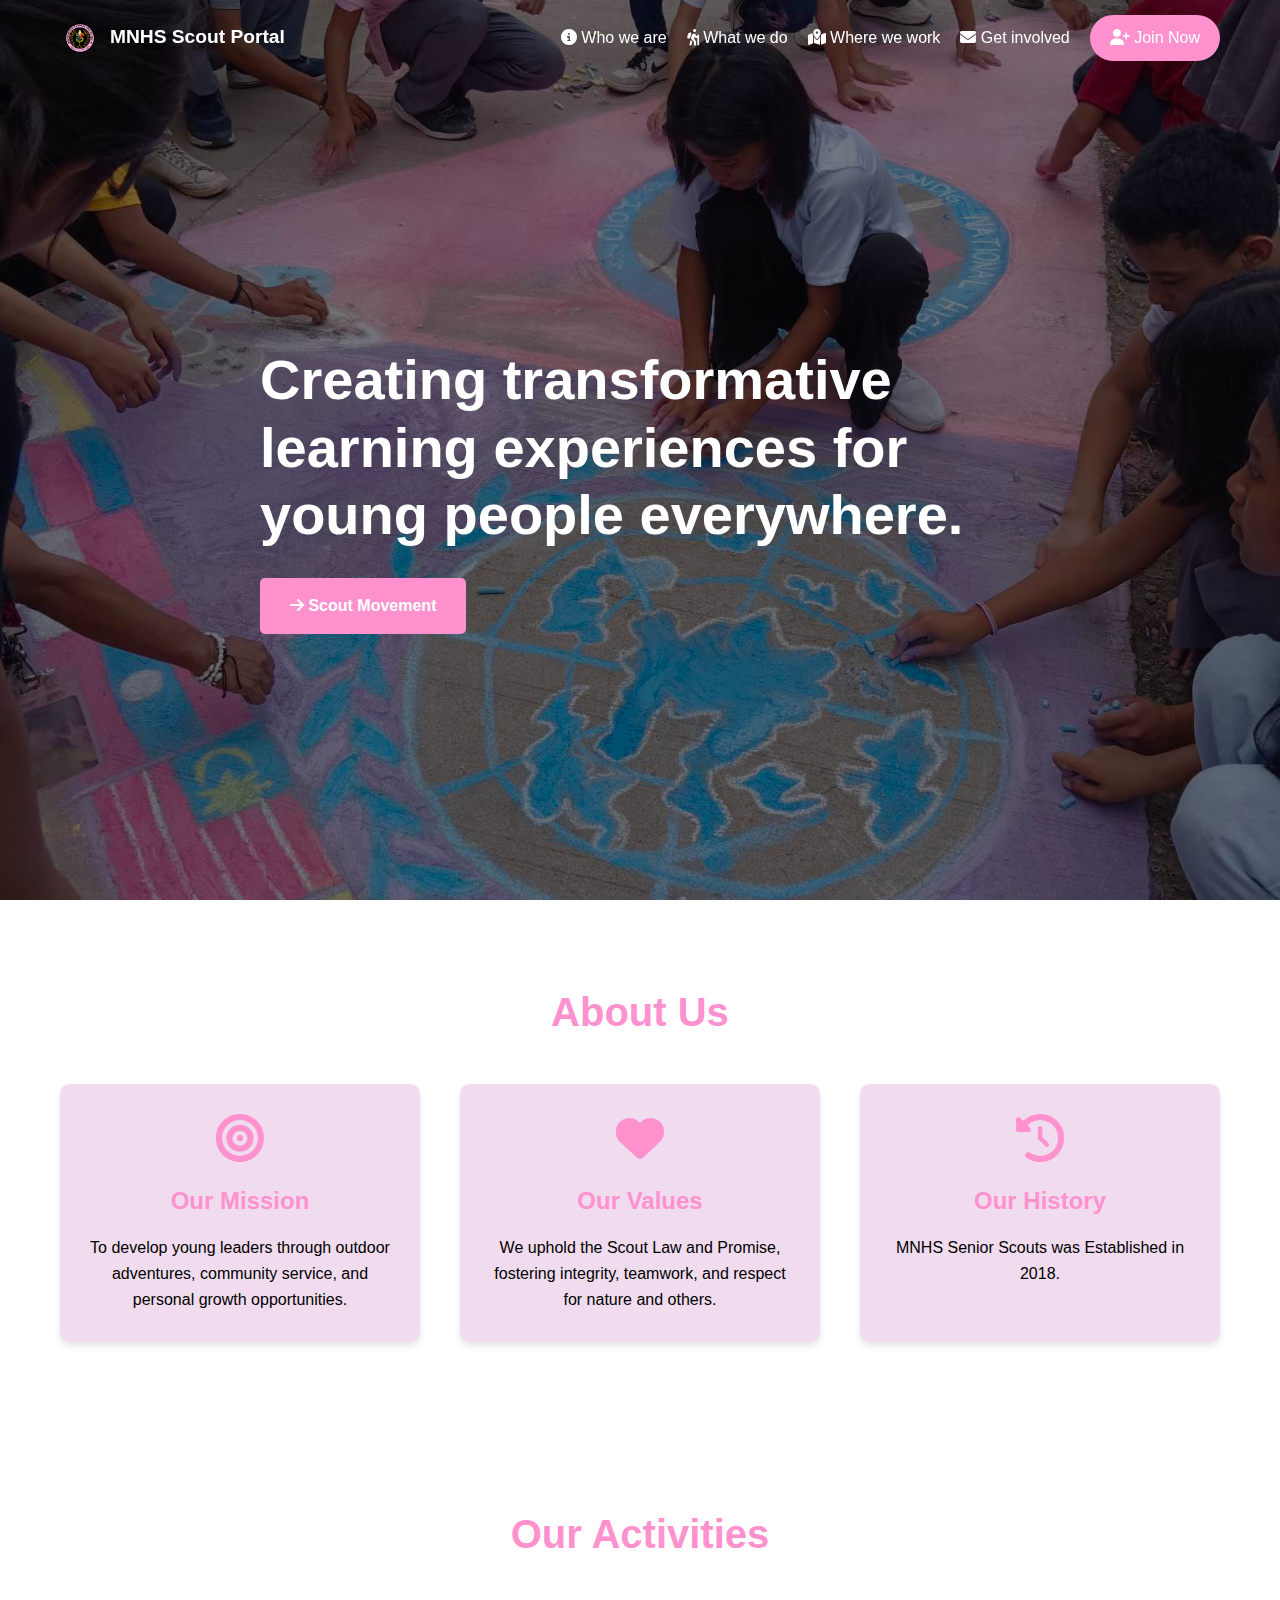
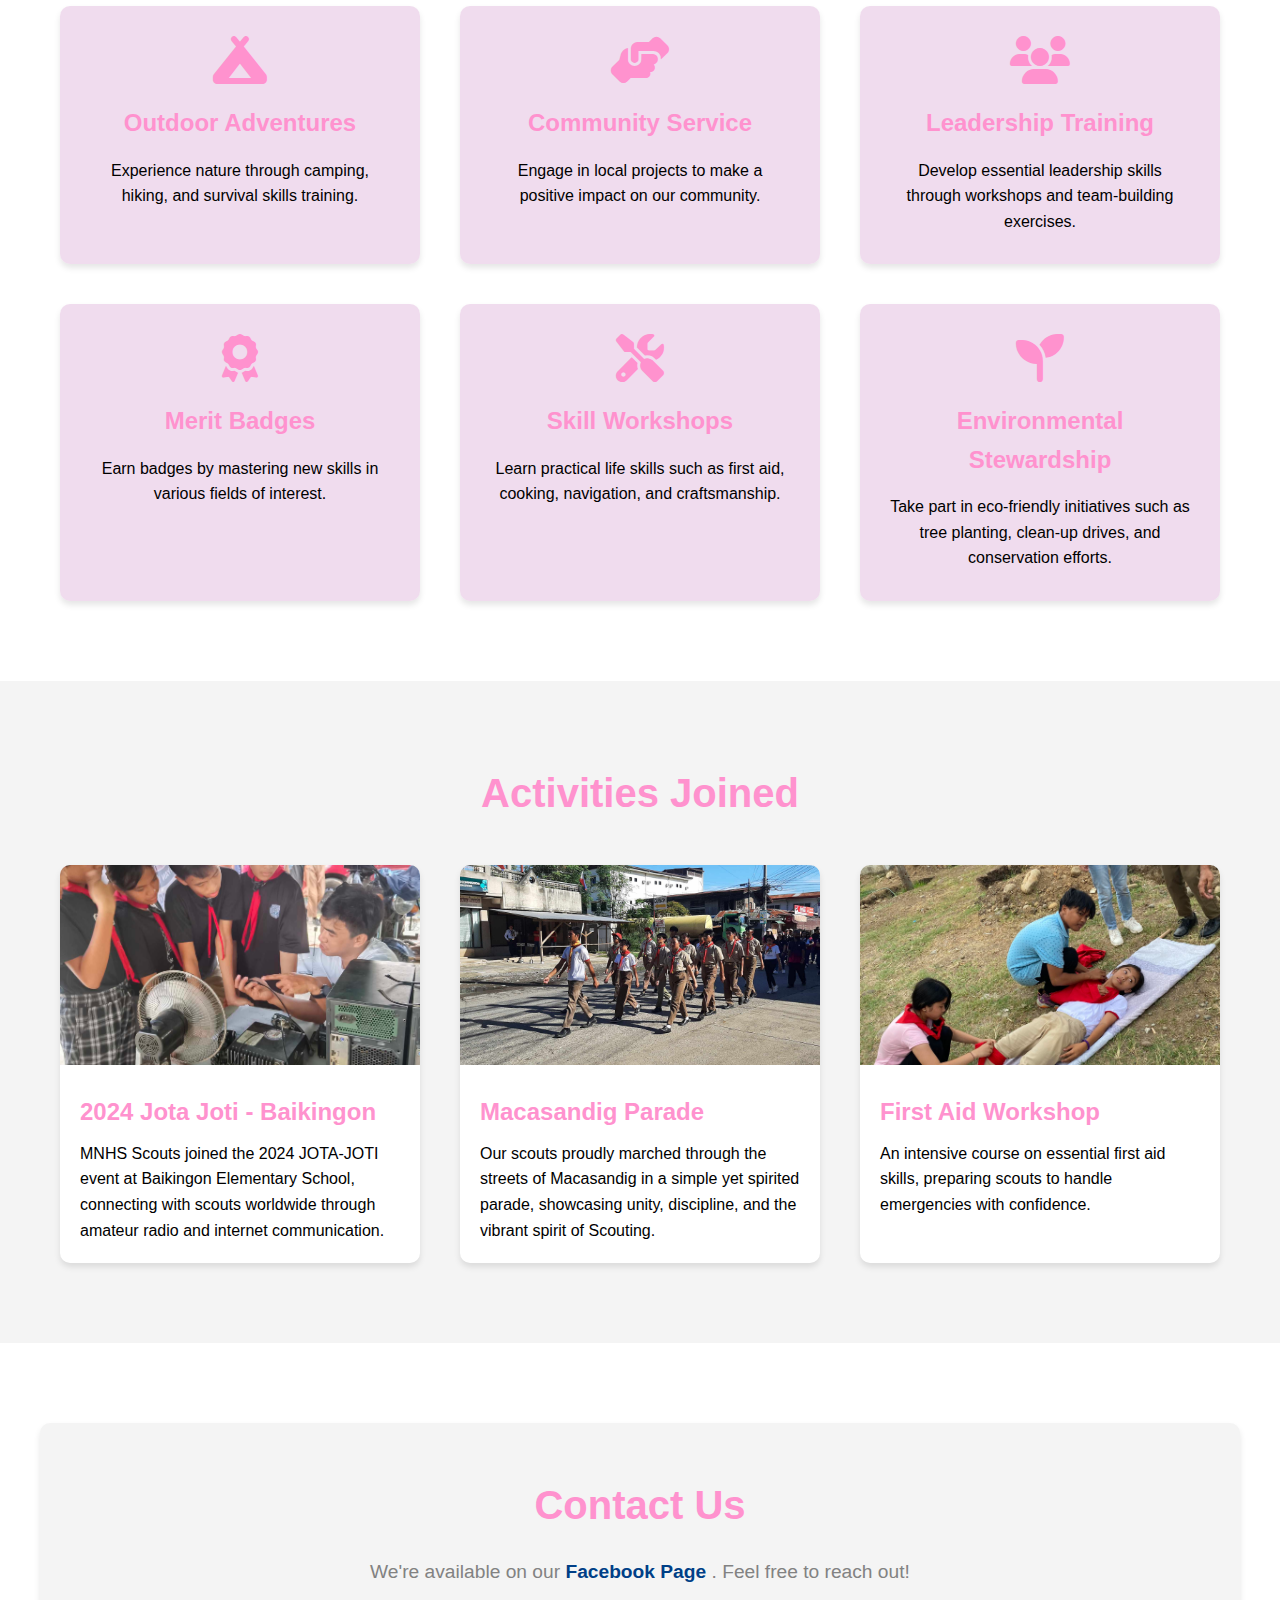
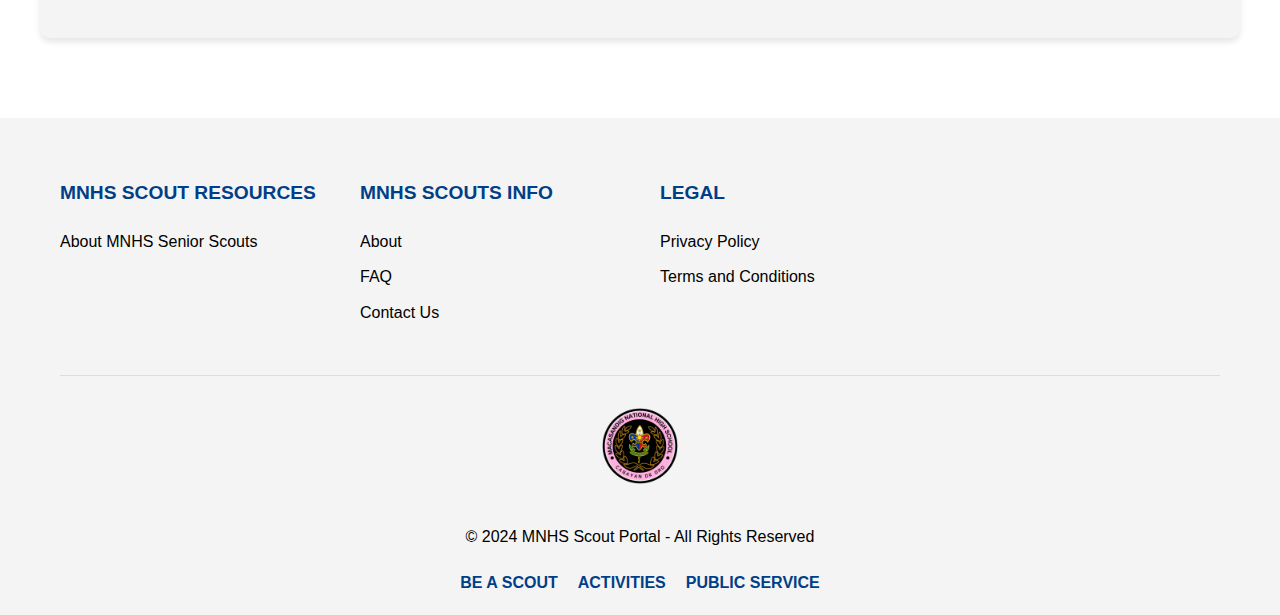
<file: index.html>
<!DOCTYPE html>
<html lang="en">
<head>
    <meta charset="UTF-8">
    <meta name="viewport" content="width=device-width, initial-scale=1.0">
    <title>MNHS Scout Portal</title>
    <link rel="stylesheet" href="https://cdnjs.cloudflare.com/ajax/libs/font-awesome/6.4.0/css/all.min.css">
    <link rel="stylesheet" href="https://cdn.jsdelivr.net/npm/swiper@9/swiper-bundle.min.css" />
    <link rel="stylesheet" href="/css/hero-page.css">
    <link rel="stylesheet" href="/css/main-styles.css">
</head>
<body>
    <header>
        <nav class="container">
            <div class="logo-container">
                <img src="/assets/imgs/mnhs-logo.png" alt="MNHS Scout Logo" class="logo-image">
                <a href="#" class="logo">MNHS Scout Portal</a>
            </div>
            <div class="nav-links">
                <a href="#about"><i class="fas fa-info-circle"></i> Who we are</a>
                <a href="#activities"><i class="fas fa-hiking"></i> What we do</a>
                <a href="#activities-joined"><i class="fas fa-map-marked-alt"></i> Where we work</a>
                <a href="#contact"><i class="fas fa-envelope"></i> Get involved</a>
                <a href="https://www.facebook.com/profile.php?id=61557115374649" class="donate-btn"><i class="fas fa-user-plus"></i> Join Now</a>
            </div>
            <button class="mobile-menu-btn">
                <span></span>
                <span></span>
                <span></span>
            </button>
        </nav>
    </header>

    <section class="hero">
        <div class="hero-content container fade-in-up">
            <h1>Creating transformative learning experiences for young people everywhere.</h1>
            <a href="#about" class="scout-btn"><i class="fas fa-arrow-right"></i> Scout Movement</a>
        </div>
    </section>

    <section id="about">
        <div class="container">
            <h2>About Us</h2>
            <div class="about-content">
                <div class="about-item">
                    <i class="fas fa-bullseye"></i>
                    <h3>Our Mission</h3>
                    <p>To develop young leaders through outdoor adventures, community service, and personal growth opportunities.</p>
                </div>
                <div class="about-item">
                    <i class="fas fa-heart"></i>
                    <h3>Our Values</h3>
                    <p>We uphold the Scout Law and Promise, fostering integrity, teamwork, and respect for nature and others.</p>
                </div>
                <div class="about-item">
                    <i class="fas fa-history"></i>
                    <h3>Our History</h3>
                    <p>MNHS Senior Scouts was Established in 2018.</p>
                </div>
            </div>
        </div>
    </section>

    <section id="activities">
        <div class="container">
            <h2 class="fade-in-up">Our Activities</h2>
            <div class="activities-content">
                <div class="activity-item">
                    <i class="fas fa-campground"></i>
                    <h3>Outdoor Adventures</h3>
                    <p>Experience nature through camping, hiking, and survival skills training.</p>
                </div>
                <div class="activity-item">
                    <i class="fas fa-hands-helping"></i>
                    <h3>Community Service</h3>
                    <p>Engage in local projects to make a positive impact on our community.</p>
                </div>
                <div class="activity-item">
                    <i class="fas fa-users"></i>
                    <h3>Leadership Training</h3>
                    <p>Develop essential leadership skills through workshops and team-building exercises.</p>
                </div>
                <div class="activity-item">
                    <i class="fas fa-award"></i>
                    <h3>Merit Badges</h3>
                    <p>Earn badges by mastering new skills in various fields of interest.</p>
                </div>
                <div class="activity-item">
                    <i class="fas fa-tools"></i>
                    <h3>Skill Workshops</h3>
                    <p>Learn practical life skills such as first aid, cooking, navigation, and craftsmanship.</p>
                </div>
                <div class="activity-item">
                    <i class="fas fa-seedling"></i>
                    <h3>Environmental Stewardship</h3>
                    <p>Take part in eco-friendly initiatives such as tree planting, clean-up drives, and conservation efforts.</p>
                </div>
            </div>
        </div>
    </section>

    <section id="activities-joined" class="activities-joined">
        <div class="container">
            <h2>Activities Joined</h2>
            <div class="activities-joined-content">
                <div class="activity-card">
                    <img src="/assets/jota-joti-2024/jotajoti2024.jpg" alt="Camping Trip">
                    <div class="activity-card-content">
                        <h3>2024 Jota Joti - Baikingon</h3>
                        <p>MNHS Scouts joined the 2024 JOTA-JOTI event at Baikingon Elementary School, connecting with scouts worldwide through amateur radio and internet communication.</p>
                    </div>
                </div>
                <div class="activity-card">
                    <img src="/assets/macasandig-parade/macasandig-parade.jpg" alt="Community Service">
                    <div class="activity-card-content">
                        <h3>Macasandig Parade</h3>
                        <p>Our scouts proudly marched through the streets of Macasandig in a simple yet spirited parade, showcasing unity, discipline, and the vibrant spirit of Scouting.</p>
                    </div>
                </div>
                <div class="activity-card">
                    <img src="/assets/first-aid-training/first-aid-training.jpg" alt="First Aid Training">
                    <div class="activity-card-content">
                        <h3>First Aid Workshop</h3>
                        <p>An intensive course on essential first aid skills, preparing scouts to handle emergencies with confidence.</p>
                    </div>
                </div>
            </div>
        </div>
    </section>

    <section id="contact">
        <div class="container contact-section">
            <h2>Contact Us</h2>
            <p>
                We're available on our 
                <a href="https://www.facebook.com/profile.php?id=61557115374649" target="_blank" rel="noopener noreferrer" class="facebook-link">
                    Facebook Page
                </a>. Feel free to reach out!
            </p>
        </div>
    </section>
    

    <footer>
        <div class="container">
            <div class="footer-content">
                <div class="footer-section">
                    <h3>MNHS SCOUT RESOURCES</h3>
                    <ul>
                        <li><a href="#">About MNHS Senior Scouts</a></li>
                    </ul>
                </div>
                <div class="footer-section">
                    <h3>MNHS SCOUTS INFO</h3>
                    <ul>
                        <li><a href="#">About</a></li>
                        <li><a href="#">FAQ</a></li>
                        <li><a href="https://www.facebook.com/profile.php?id=61557115374649">Contact Us</a></li>
                    </ul>
                </div>
                <div class="footer-section">
                    <h3>LEGAL</h3>
                    <ul>
                        <li><a href="#">Privacy Policy</a></li>
                        <li><a href="#">Terms and Conditions</a></li>
                    </ul>
                </div>
            </div>
            <div class="footer-bottom">
                <img src="/assets/imgs/mnhs-logo.png" alt="MNHS Scout Logo" class="footer-logo">
                <p>© 2024 MNHS Scout Portal - All Rights Reserved</p>
                <div class="footer-links">
                    <a href="https://www.facebook.com/profile.php?id=61557115374649">BE A SCOUT</a>
                    <a href="#">ACTIVITIES</a>
                    <a href="#">PUBLIC SERVICE</a>
                </div>
            </div>
        </div>
    </footer>

    <script src="https://cdn.jsdelivr.net/npm/swiper@9/swiper-bundle.min.js"></script>
    <script src="/js/hero-page.js"></script>
</body>
</html>
</file>
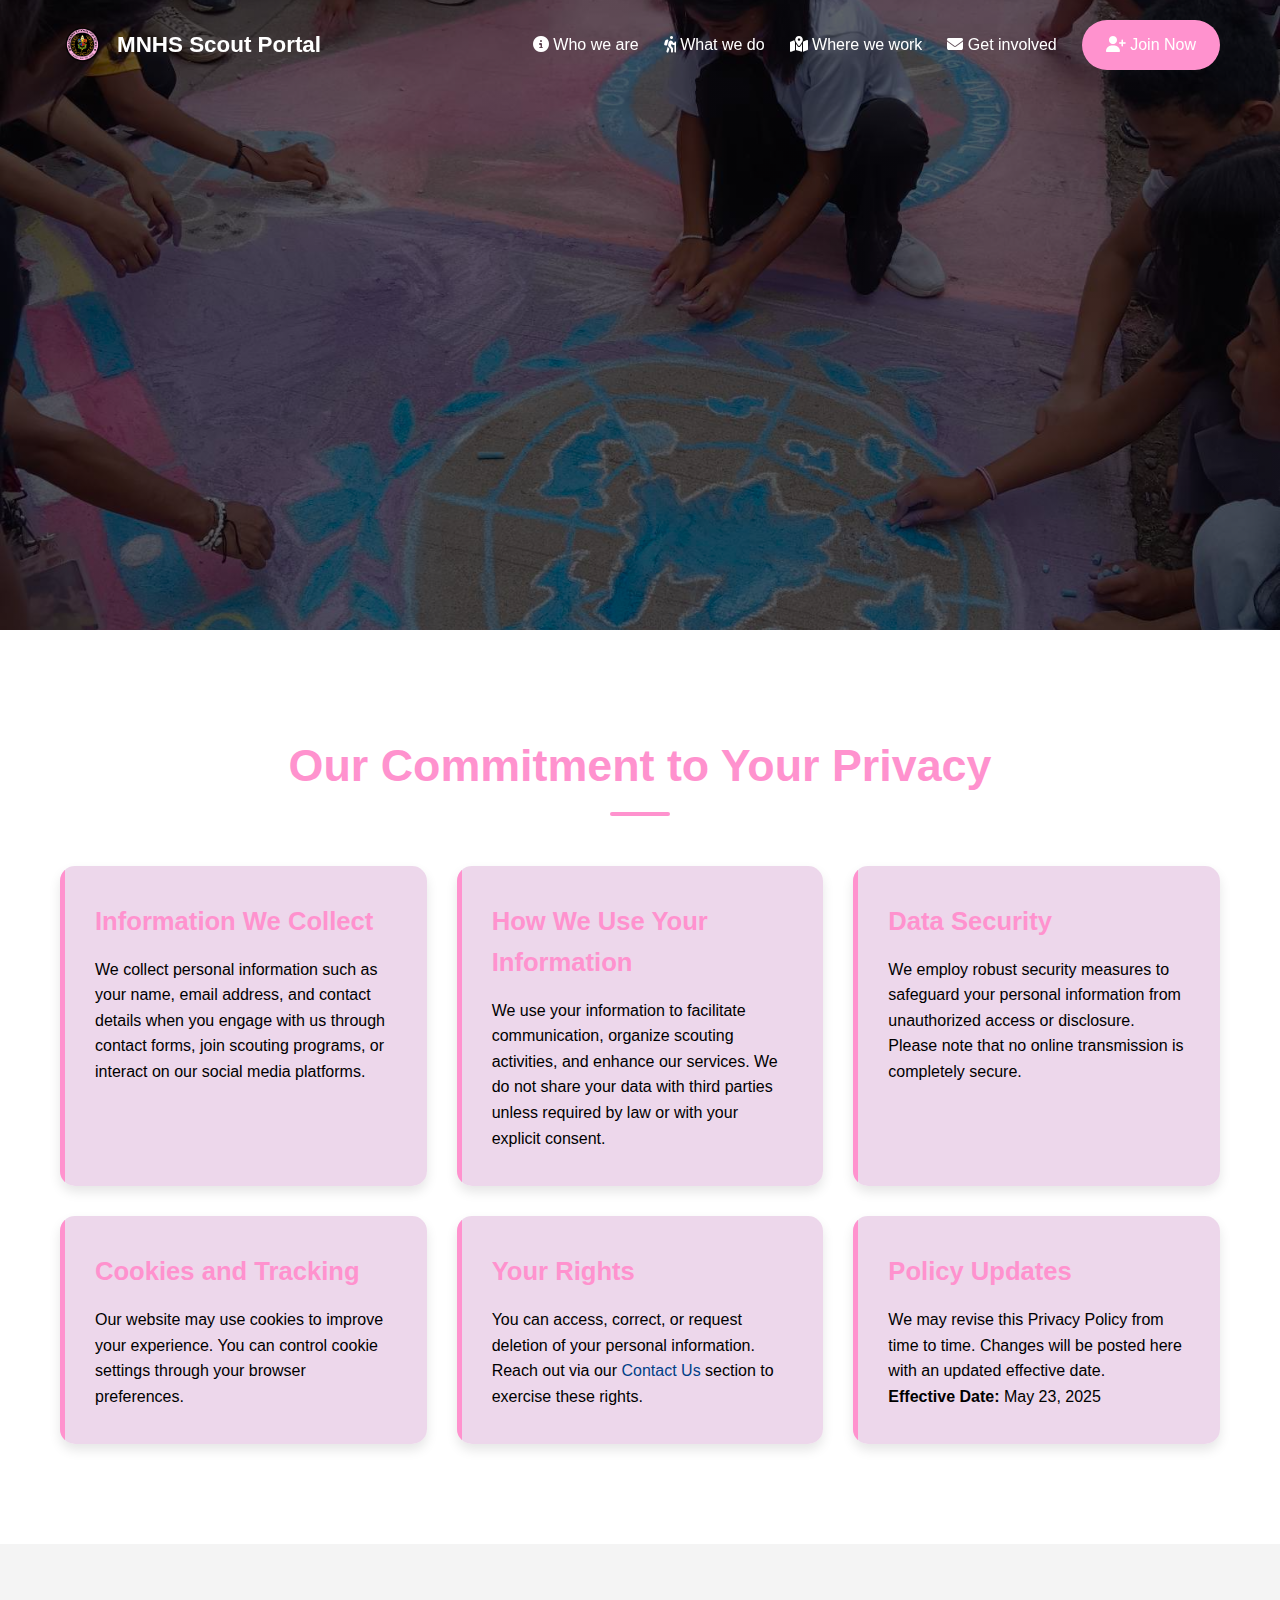
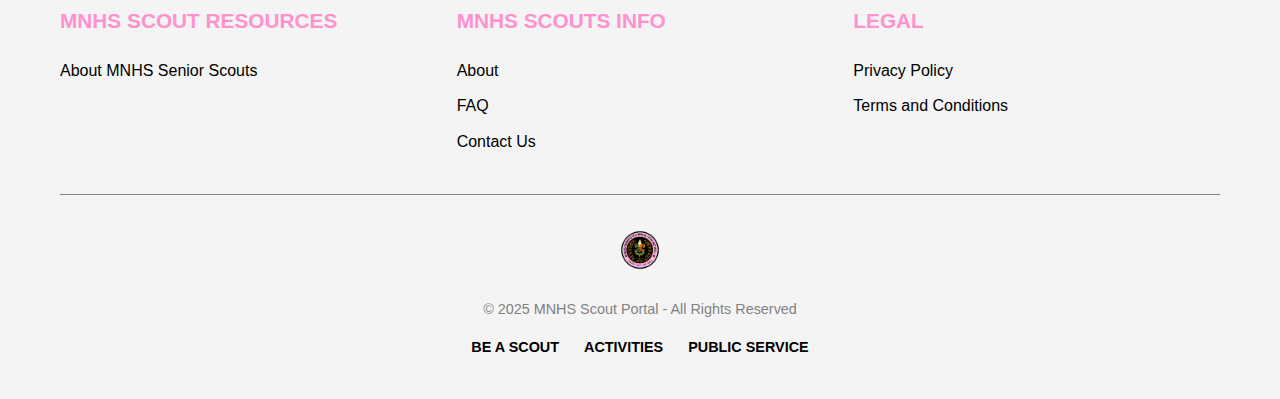
<file: pages/PrivacyPolicy/internal.html>
<!DOCTYPE html>
<html lang="en">
<head>
    <meta charset="UTF-8">
    <meta name="viewport" content="width=device-width, initial-scale=1.0">
    <title>MNHS Scout Portal - Privacy Policy</title>
    <link rel="stylesheet" href="https://cdnjs.cloudflare.com/ajax/libs/font-awesome/6.4.0/css/all.min.css">
    <link rel="stylesheet" href="https://cdn.jsdelivr.net/npm/swiper@9/swiper-bundle.min.css" />
    <style>
        :root {
            --pink: #ff92ce;
            --black: #000000;
            --white: #ffffff;
            --gray: #828282;
            --light-gray: #f4f4f4;
            --blue: #003f87;
        }

        * {
            margin: 0;
            padding: 0;
            box-sizing: border-box;
            font-family: 'Arial', sans-serif;
        }

        body {
            background-color: var(--white);
            color: var(--black);
            line-height: 1.6;
            overflow-x: hidden;
        }

        .container {
            max-width: 1200px;
            margin: 0 auto;
            padding: 0 20px;
        }

        header {
            background-color: transparent;
            padding: 20px 0;
            position: fixed;
            width: 100%;
            top: 0;
            z-index: 1000;
            transition: all 0.3s ease;
        }

        header.scrolled {
            background-color: var(--pink);
            box-shadow: 0 4px 12px rgba(0, 0, 0, 0.15);
        }

        header.scrolled .nav-links a,
        header.scrolled .logo {
            color: var(--black);
        }

        nav {
            display: flex;
            justify-content: space-between;
            align-items: center;
        }

        .logo-container {
            display: flex;
            align-items: center;
            gap: 12px;
        }

        .logo-image {
            width: 45px;
            height: 45px;
            transition: transform 0.3s ease;
        }

        .logo-image:hover {
            transform: scale(1.1);
        }

        .logo {
            font-size: 1.4rem;
            font-weight: 700;
            color: var(--white);
            text-decoration: none;
            transition: color 0.3s ease;
        }

        .nav-links {
            display: flex;
            gap: 25px;
            align-items: center;
        }

        .nav-links a {
            color: var(--white);
            text-decoration: none;
            font-weight: 500;
            font-size: 1rem;
            transition: color 0.3s ease, transform 0.2s ease;
        }

        .nav-links a:hover {
            color: var(--pink);
            transform: translateY(-2px);
        }

        .donate-btn {
            background-color: var(--pink);
            color: var(--white);
            padding: 12px 24px;
            border-radius: 25px;
            text-decoration: none;
            font-weight: bold;
            transition: background-color 0.3s ease, transform 0.2s ease;
        }

        .donate-btn:hover {
            background-color: #ff7ab9;
            transform: translateY(-2px);
        }

        .mobile-menu-btn {
            display: none;
            background: none;
            border: none;
            cursor: pointer;
        }

        .mobile-menu-btn span {
            display: block;
            width: 25px;
            height: 3px;
            background-color: var(--white);
            margin: 5px 0;
            transition: background-color 0.3s ease;
        }

        header.scrolled .mobile-menu-btn span {
            background-color: var(--black);
        }

        .hero {
            position: relative;
            height: 70vh;
            display: flex;
            align-items: center;
            justify-content: center;
            padding: 80px 20px 0;
            background: linear-gradient(rgba(0, 0, 0, 0.6), rgba(0, 0, 0, 0.6)),
                        url('/assets/hero-page/462542084_1433510757316111_4578931282682560348_n.jpg');
            background-size: cover;
            background-position: center;
            text-align: center;
        }

        .hero-content {
            max-width: 900px;
            opacity: 0;
            transform: translateY(20px);
            animation: fadeInUp 1s ease forwards;
        }

        .hero h1 {
            font-size: 3.5rem;
            color: var(--white);
            margin-bottom: 20px;
            line-height: 1.2;
            font-weight: 700;
            text-shadow: 2px 2px 4px rgba(0, 0, 0, 0.3);
        }

        .hero p {
            font-size: 1.4rem;
            color: var(--white);
            font-weight: 300;
            text-shadow: 1px 1px 2px rgba(0, 0, 0, 0.2);
        }

        @keyframes fadeInUp {
            to {
                opacity: 1;
                transform: translateY(0);
            }
        }

        section {
            padding: 100px 0;
        }

        h2 {
            text-align: center;
            margin-bottom: 50px;
            color: var(--pink);
            font-size: 2.8rem;
            font-weight: 700;
            position: relative;
        }

        h2::after {
            content: '';
            display: block;
            width: 60px;
            height: 4px;
            background-color: var(--pink);
            margin: 10px auto;
            border-radius: 2px;
        }

        .privacy-content {
            display: grid;
            grid-template-columns: repeat(auto-fit, minmax(320px, 1fr));
            gap: 30px;
        }

        .privacy-item {
            background-color: rgba(233, 205, 230, 0.8);
            padding: 35px;
            border-radius: 15px;
            box-shadow: 0 6px 12px rgba(0, 0, 0, 0.1);
            transition: transform 0.3s ease, box-shadow 0.3s ease;
            text-align: left;
            position: relative;
            overflow: hidden;
        }

        .privacy-item::before {
            content: '';
            position: absolute;
            top: 0;
            left: 0;
            width: 5px;
            height: 100%;
            background-color: var(--pink);
            transition: width 0.3s ease;
        }

        .privacy-item:hover {
            transform: translateY(-8px);
            box-shadow: 0 10px 20px rgba(0, 0, 0, 0.15);
        }

        .privacy-item:hover::before {
            width: 10px;
        }

        .privacy-item h3 {
            color: var(--pink);
            margin-bottom: 15px;
            font-size: 1.6rem;
            font-weight: 600;
        }

        .privacy-item p {
            color: var(--black);
            font-size: 1rem;
        }

        .privacy-item a {
            color: var(--blue);
            text-decoration: none;
            font-weight: 500;
        }

        .privacy-item a:hover {
            text-decoration: underline;
        }

        footer {
            background-color: var(--light-gray);
            padding: 60px 0 40px;
        }

        .footer-content {
            display: grid;
            grid-template-columns: repeat(auto-fit, minmax(200px, 1fr));
            gap: 30px;
            margin-bottom: 30px;
        }

        .footer-section h3 {
            color: var(--pink);
            margin-bottom: 20px;
            font-size: 1.3rem;
        }

        .footer-section ul {
            list-style: none;
        }

        .footer-section ul li {
            margin-bottom: 10px;
        }

        .footer-section ul li a {
            color: var(--black);
            text-decoration: none;
            transition: color 0.3s ease;
        }

        .footer-section ul li a:hover {
            color: var(--pink);
        }

        .footer-bottom {
            text-align: center;
            padding-top: 30px;
            border-top: 1px solid var(--gray);
        }

        .footer-logo {
            width: 50px;
            height: 50px;
            margin-bottom: 15px;
            transition: transform 0.3s ease;
        }

        .footer-logo:hover {
            transform: rotate(360deg);
        }

        .footer-bottom p {
            margin-bottom: 15px;
            color: var(--gray);
            font-size: 0.9rem;
        }

        .footer-links {
            display: flex;
            justify-content: center;
            gap: 25px;
        }

        .footer-links a {
            color: var(--black);
            text-decoration: none;
            font-weight: bold;
            font-size: 0.9rem;
            transition: color 0.3s ease, transform 0.2s ease;
        }

        .footer-links a:hover {
            color: var(--pink);
            transform: translateY(-2px);
        }

        @media (max-width: 768px) {
            .nav-links {
                display: none;
            }

            .mobile-menu-btn {
                display: block;
            }

            .hero {
                height: 50vh;
            }

            .hero h1 {
                font-size: 2.2rem;
            }

            .hero p {
                font-size: 1.1rem;
            }

            h2 {
                font-size: 2rem;
            }

            .privacy-item {
                padding: 25px;
            }
        }
    </style>
</head>
<body>
    <header>
        <nav class="container">
            <div class="logo-container">
                <img src="/assets/imgs/mnhs-logo.png" alt="MNHS Scout Logo" class="logo-image">
                <a href="/" class="logo">MNHS Scout Portal</a>
            </div>
            <div class="nav-links">
                <a href="/#about"><i class="fas fa-info-circle"></i> Who we are</a>
                <a href="/#activities"><i class="fas fa-hiking"></i> What we do</a>
                <a href="/#activities-joined"><i class="fas fa-map-marked-alt"></i> Where we work</a>
                <a href="/#contact"><i class="fas fa-envelope"></i> Get involved</a>
                <a href="https://www.facebook.com/profile.php?id=61557115374649" class="donate-btn"><i class="fas fa-user-plus"></i> Join Now</a>
            </div>
            <button class="mobile-menu-btn">
                <span></span>
                <span></span>
                <span></span>
            </button>
        </nav>
    </header>

    <section class="hero">
        <div class="hero-content container">
            <h1>Privacy Policy</h1>
            <p>Your trust matters to us. Learn how we protect your personal information.</p>
        </div>
    </section>

    <section id="privacy-policy">
        <div class="container">
            <h2>Our Commitment to Your Privacy</h2>
            <div class="privacy-content">
                <div class="privacy-item">
                    <h3>Information We Collect</h3>
                    <p>We collect personal information such as your name, email address, and contact details when you engage with us through contact forms, join scouting programs, or interact on our social media platforms.</p>
                </div>
                <div class="privacy-item">
                    <h3>How We Use Your Information</h3>
                    <p>We use your information to facilitate communication, organize scouting activities, and enhance our services. We do not share your data with third parties unless required by law or with your explicit consent.</p>
                </div>
                <div class="privacy-item">
                    <h3>Data Security</h3>
                    <p>We employ robust security measures to safeguard your personal information from unauthorized access or disclosure. Please note that no online transmission is completely secure.</p>
                </div>
                <div class="privacy-item">
                    <h3>Cookies and Tracking</h3>
                    <p>Our website may use cookies to improve your experience. You can control cookie settings through your browser preferences.</p>
                </div>
                <div class="privacy-item">
                    <h3>Your Rights</h3>
                    <p>You can access, correct, or request deletion of your personal information. Reach out via our <a href="/#contact">Contact Us</a> section to exercise these rights.</p>
                </div>
                <div class="privacy-item">
                    <h3>Policy Updates</h3>
                    <p>We may revise this Privacy Policy from time to time. Changes will be posted here with an updated effective date.</p>
                    <p><strong>Effective Date:</strong> May 23, 2025</p>
                </div>
            </div>
        </div>
    </section>

    <footer>
        <div class="container">
            <div class="footer-content">
                <div class="footer-section">
                    <h3>MNHS SCOUT RESOURCES</h3>
                    <ul>
                        <li><a href="/#about">About MNHS Senior Scouts</a></li>
                    </ul>
                </div>
                <div class="footer-section">
                    <h3>MNHS SCOUTS INFO</h3>
                    <ul>
                        <li><a href="/#about">About</a></li>
                        <li><a href="#">FAQ</a></li>
                        <li><a href="/#contact">Contact Us</a></li>
                    </ul>
                </div>
                <div class="footer-section">
                    <h3>LEGAL</h3>
                    <ul>
                        <li><a href="/privacy-policy.html">Privacy Policy</a></li>
                        <li><a href="#">Terms and Conditions</a></li>
                    </ul>
                </div>
            </div>
            <div class="footer-bottom">
                <img src="/assets/imgs/mnhs-logo.png" alt="MNHS Scout Logo" class="footer-logo">
                <p>© 2025 MNHS Scout Portal - All Rights Reserved</p>
                <div class="footer-links">
                    <a href="https://www.facebook.com/profile.php?id=61557115374649">BE A SCOUT</a>
                    <a href="/#activities">ACTIVITIES</a>
                    <a href="/#activities-joined">PUBLIC SERVICE</a>
                </div>
            </div>
        </div>
    </footer>

    <script src="https://cdn.jsdelivr.net/npm/swiper@9/swiper-bundle.min.js"></script>
    <script src="/js/hero-page.js"></script>
</body>
</html>
</file>
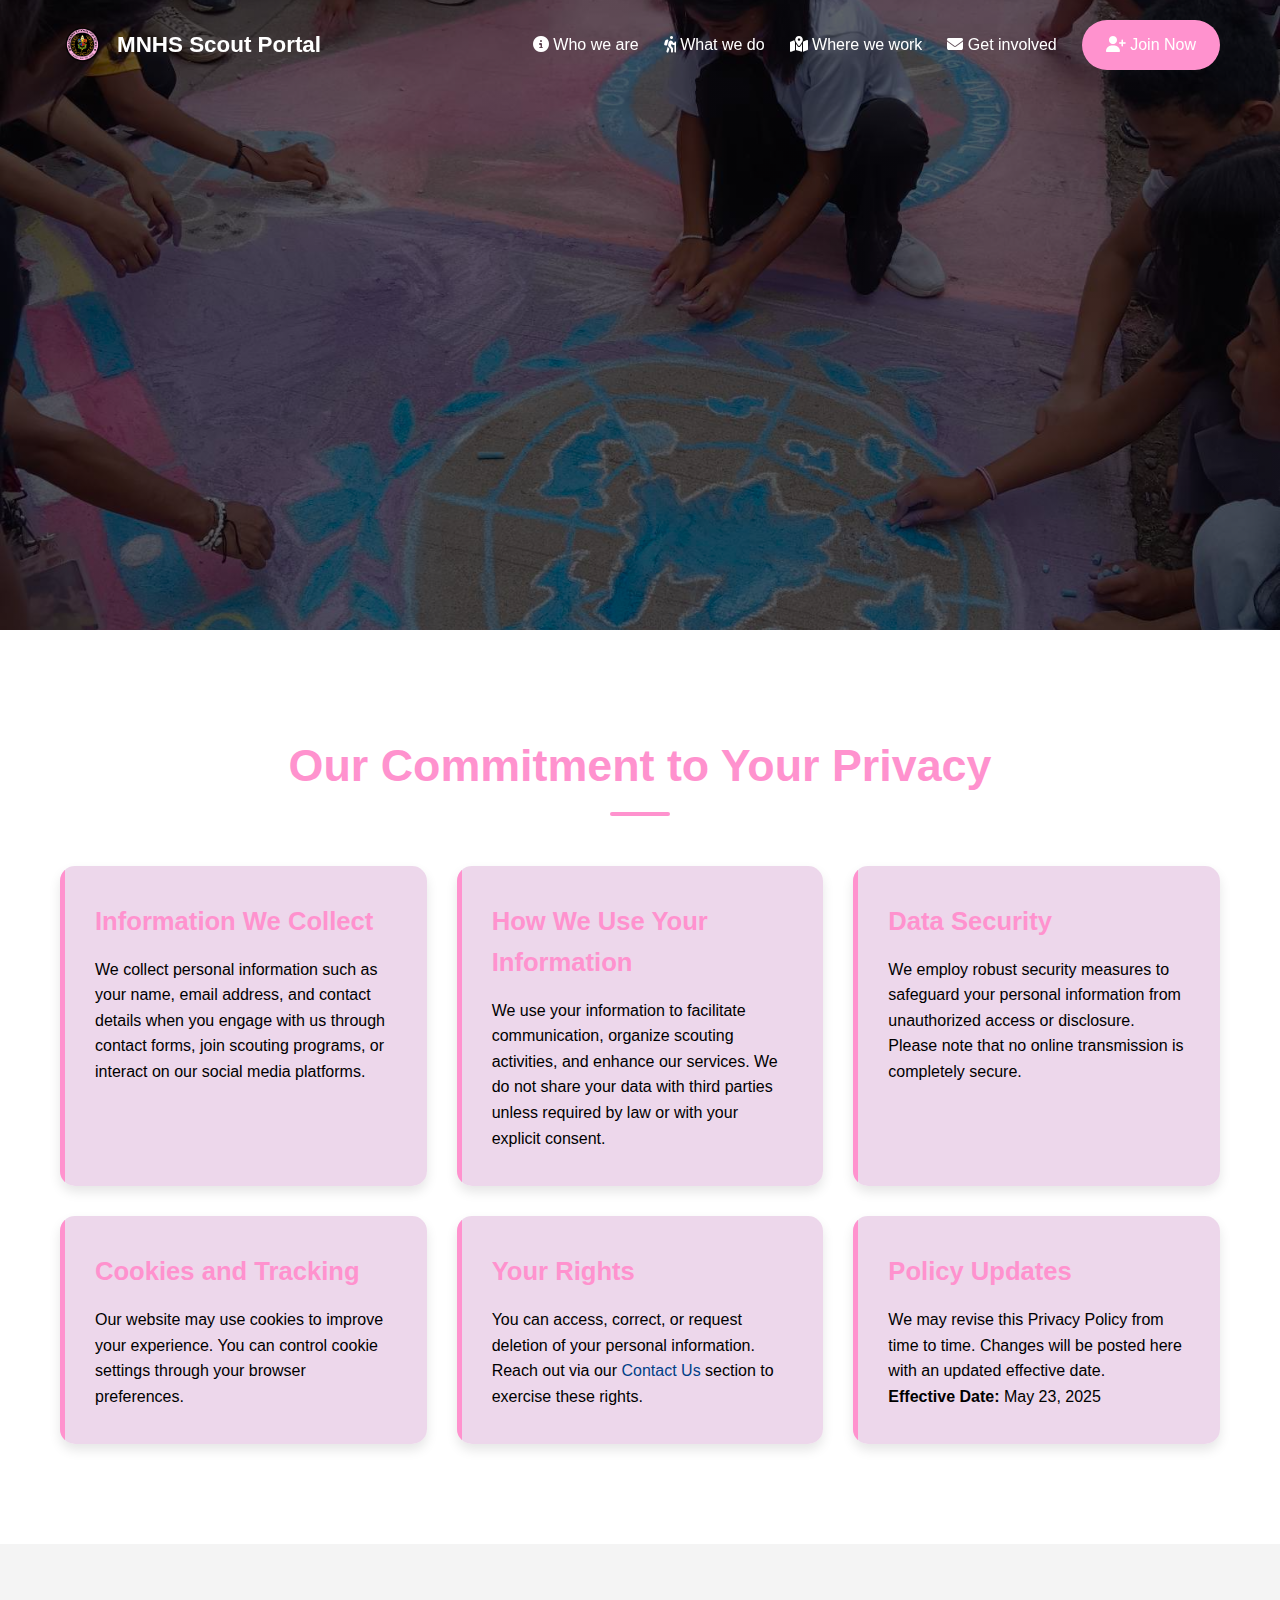
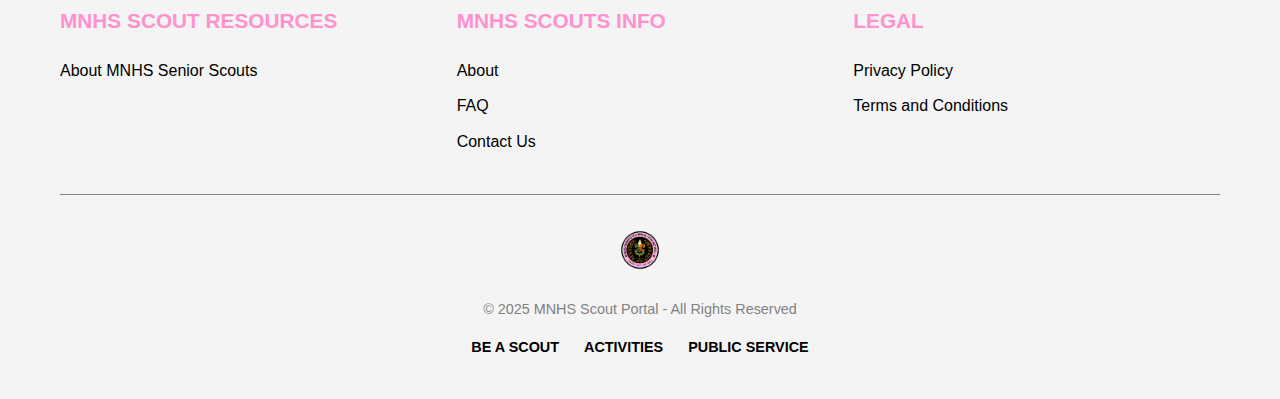
<file: pages/PrivacyPolicy/PrivacyPolicy.html>
<!DOCTYPE html>
<html lang="en">
<head>
    <meta charset="UTF-8">
    <meta name="viewport" content="width=device-width, initial-scale=1.0">
    <title>MNHS Scout Portal - Privacy Policy</title>
    <link rel="stylesheet" href="https://cdnjs.cloudflare.com/ajax/libs/font-awesome/6.4.0/css/all.min.css">
    <link rel="stylesheet" href="https://cdn.jsdelivr.net/npm/swiper@9/swiper-bundle.min.css" />
    <link rel="stylesheet" href="/pages/PrivacyPolicy/PrivacyPolicy.css">
</head>
<body>
    <header>
        <nav class="container">
            <div class="logo-container">
                <img src="/assets/imgs/mnhs-logo.png" alt="MNHS Scout Logo" class="logo-image">
                <a href="/" class="logo">MNHS Scout Portal</a>
            </div>
            <div class="nav-links">
                <a href="/#about"><i class="fas fa-info-circle"></i> Who we are</a>
                <a href="/#activities"><i class="fas fa-hiking"></i> What we do</a>
                <a href="/#activities-joined"><i class="fas fa-map-marked-alt"></i> Where we work</a>
                <a href="/#contact"><i class="fas fa-envelope"></i> Get involved</a>
                <a href="https://www.facebook.com/profile.php?id=61557115374649" class="donate-btn"><i class="fas fa-user-plus"></i> Join Now</a>
            </div>
            <button class="mobile-menu-btn">
                <span></span>
                <span></span>
                <span></span>
            </button>
        </nav>
    </header>

    <section class="hero">
        <div class="hero-content container">
            <h1>Privacy Policy</h1>
            <p>Your trust matters to us. Learn how we protect your personal information.</p>
        </div>
    </section>

    <section id="privacy-policy">
        <div class="container">
            <h2>Our Commitment to Your Privacy</h2>
            <div class="privacy-content">
                <div class="privacy-item">
                    <h3>Information We Collect</h3>
                    <p>We collect personal information such as your name, email address, and contact details when you engage with us through contact forms, join scouting programs, or interact on our social media platforms.</p>
                </div>
                <div class="privacy-item">
                    <h3>How We Use Your Information</h3>
                    <p>We use your information to facilitate communication, organize scouting activities, and enhance our services. We do not share your data with third parties unless required by law or with your explicit consent.</p>
                </div>
                <div class="privacy-item">
                    <h3>Data Security</h3>
                    <p>We employ robust security measures to safeguard your personal information from unauthorized access or disclosure. Please note that no online transmission is completely secure.</p>
                </div>
                <div class="privacy-item">
                    <h3>Cookies and Tracking</h3>
                    <p>Our website may use cookies to improve your experience. You can control cookie settings through your browser preferences.</p>
                </div>
                <div class="privacy-item">
                    <h3>Your Rights</h3>
                    <p>You can access, correct, or request deletion of your personal information. Reach out via our <a href="/#contact">Contact Us</a> section to exercise these rights.</p>
                </div>
                <div class="privacy-item">
                    <h3>Policy Updates</h3>
                    <p>We may revise this Privacy Policy from time to time. Changes will be posted here with an updated effective date.</p>
                    <p><strong>Effective Date:</strong> May 23, 2025</p>
                </div>
            </div>
        </div>
    </section>

    <footer>
        <div class="container">
            <div class="footer-content">
                <div class="footer-section">
                    <h3>MNHS SCOUT RESOURCES</h3>
                    <ul>
                        <li><a href="/#about">About MNHS Senior Scouts</a></li>
                    </ul>
                </div>
                <div class="footer-section">
                    <h3>MNHS SCOUTS INFO</h3>
                    <ul>
                        <li><a href="/#about">About</a></li>
                        <li><a href="#">FAQ</a></li>
                        <li><a href="/#contact">Contact Us</a></li>
                    </ul>
                </div>
                <div class="footer-section">
                    <h3>LEGAL</h3>
                    <ul>
                        <li><a href="/pages/PrivacyPolicy/PrivacyPolicy.html">Privacy Policy</a></li>
                        <li><a href="/pages/TermsOfService/TermsOfService.html">Terms and Conditions</a></li>
                    </ul>
                </div>
            </div>
            <div class="footer-bottom">
                <img src="/assets/imgs/mnhs-logo.png" alt="MNHS Scout Logo" class="footer-logo">
                <p>© 2025 MNHS Scout Portal - All Rights Reserved</p>
                <div class="footer-links">
                    <a href="https://www.facebook.com/profile.php?id=61557115374649">BE A SCOUT</a>
                    <a href="/#activities">ACTIVITIES</a>
                    <a href="/#activities-joined">PUBLIC SERVICE</a>
                </div>
            </div>
        </div>
    </footer>

    <script src="https://cdn.jsdelivr.net/npm/swiper@9/swiper-bundle.min.js"></script>
    <script src="/js/hero-page.js"></script>
</body>
</html>
</file>
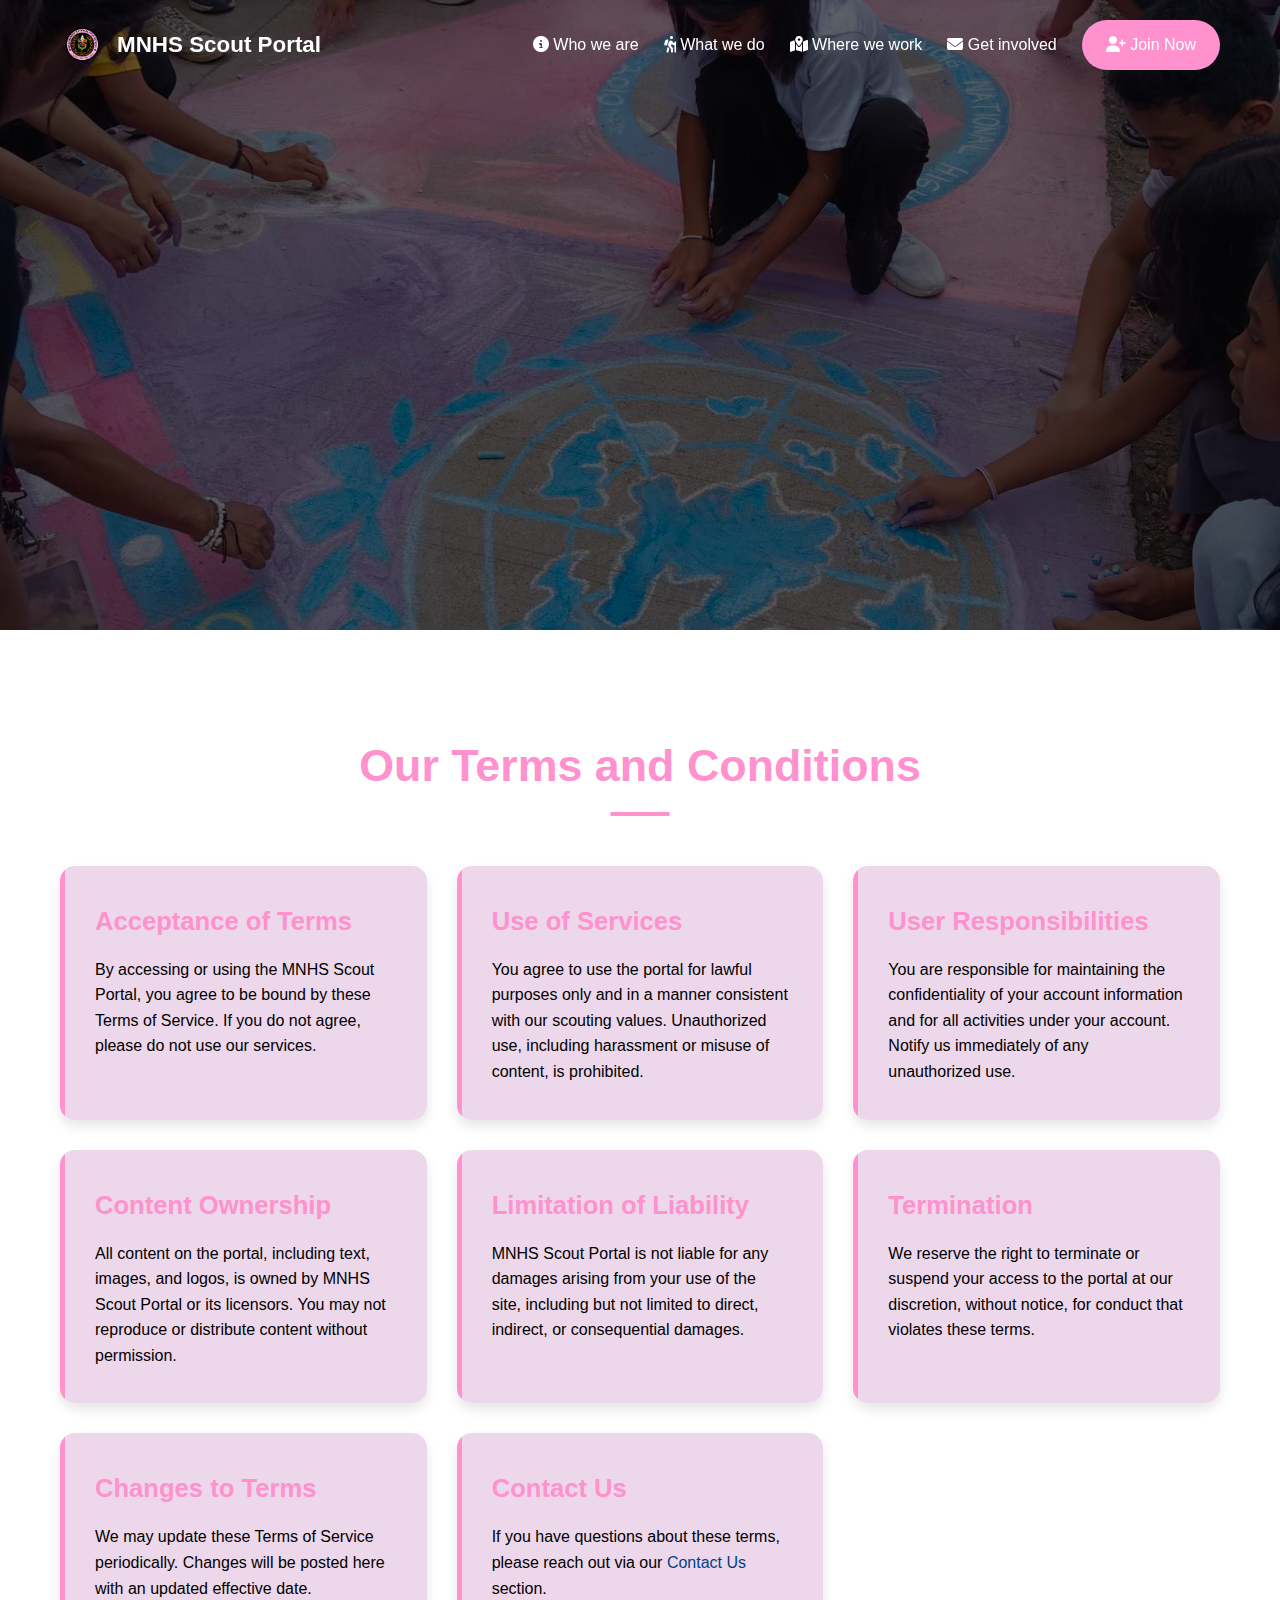
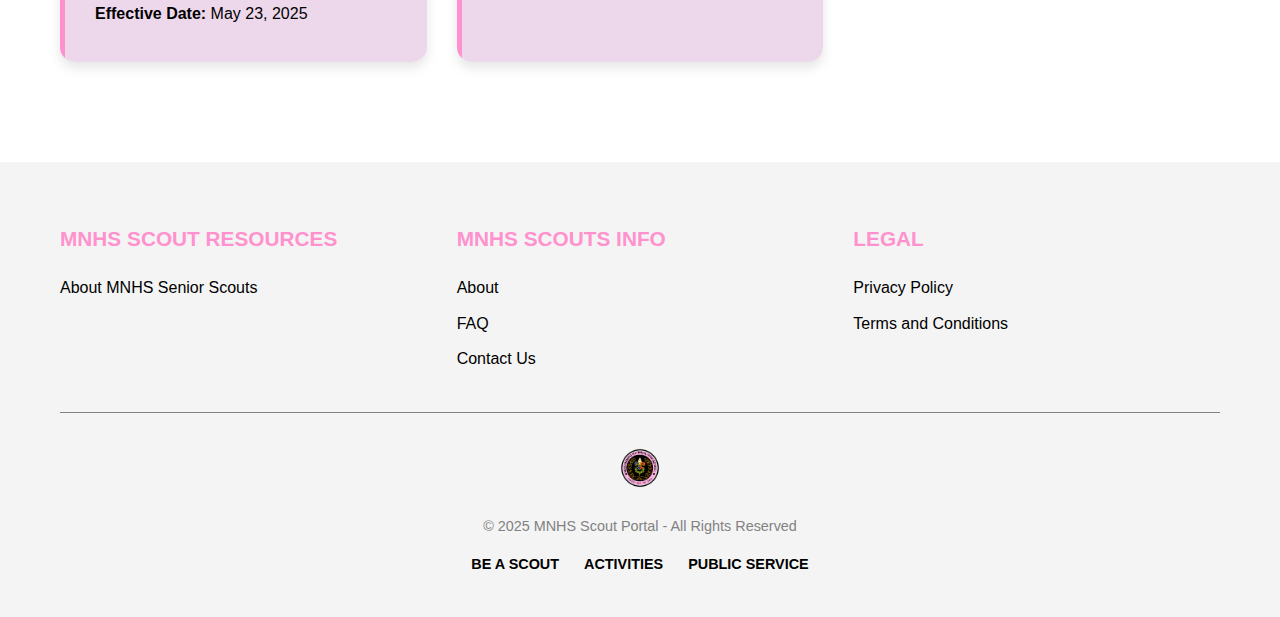
<file: pages/TermsOfService/TermsOfService.html>
<!DOCTYPE html>
<html lang="en">
<head>
    <meta charset="UTF-8">
    <meta name="viewport" content="width=device-width, initial-scale=1.0">
    <title>MNHS Scout Portal - Terms of Service</title>
    <link rel="stylesheet" href="https://cdnjs.cloudflare.com/ajax/libs/font-awesome/6.4.0/css/all.min.css">
    <link rel="stylesheet" href="https://cdn.jsdelivr.net/npm/swiper@9/swiper-bundle.min.css" />
    <link rel="stylesheet" href="/pages/TermsOfService/TermsOfService.css">
</head>
<body>
    <header>
        <nav class="container">
            <div class="logo-container">
                <img src="/assets/imgs/mnhs-logo.png" alt="MNHS Scout Logo" class="logo-image">
                <a href="/" class="logo">MNHS Scout Portal</a>
            </div>
            <div class="nav-links">
                <a href="/#about"><i class="fas fa-info-circle"></i> Who we are</a>
                <a href="/#activities"><i class="fas fa-hiking"></i> What we do</a>
                <a href="/#activities-joined"><i class="fas fa-map-marked-alt"></i> Where we work</a>
                <a href="/#contact"><i class="fas fa-envelope"></i> Get involved</a>
                <a href="https://www.facebook.com/profile.php?id=61557115374649" class="donate-btn"><i class="fas fa-user-plus"></i> Join Now</a>
            </div>
            <button class="mobile-menu-btn">
                <span></span>
                <span></span>
                <span></span>
            </button>
        </nav>
    </header>

    <section class="hero">
        <div class="hero-content container">
            <h1>Terms of Service</h1>
            <p>Understand the rules and guidelines for using the MNHS Scout Portal.</p>
        </div>
    </section>

    <section id="terms-of-service">
        <div class="container">
            <h2>Our Terms and Conditions</h2>
            <div class="terms-content">
                <div class="terms-item">
                    <h3>Acceptance of Terms</h3>
                    <p>By accessing or using the MNHS Scout Portal, you agree to be bound by these Terms of Service. If you do not agree, please do not use our services.</p>
                </div>
                <div class="terms-item">
                    <h3>Use of Services</h3>
                    <p>You agree to use the portal for lawful purposes only and in a manner consistent with our scouting values. Unauthorized use, including harassment or misuse of content, is prohibited.</p>
                </div>
                <div class="terms-item">
                    <h3>User Responsibilities</h3>
                    <p>You are responsible for maintaining the confidentiality of your account information and for all activities under your account. Notify us immediately of any unauthorized use.</p>
                </div>
                <div class="terms-item">
                    <h3>Content Ownership</h3>
                    <p>All content on the portal, including text, images, and logos, is owned by MNHS Scout Portal or its licensors. You may not reproduce or distribute content without permission.</p>
                </div>
                <div class="terms-item">
                    <h3>Limitation of Liability</h3>
                    <p>MNHS Scout Portal is not liable for any damages arising from your use of the site, including but not limited to direct, indirect, or consequential damages.</p>
                </div>
                <div class="terms-item">
                    <h3>Termination</h3>
                    <p>We reserve the right to terminate or suspend your access to the portal at our discretion, without notice, for conduct that violates these terms.</p>
                </div>
                <div class="terms-item">
                    <h3>Changes to Terms</h3>
                    <p>We may update these Terms of Service periodically. Changes will be posted here with an updated effective date.</p>
                    <p><strong>Effective Date:</strong> May 23, 2025</p>
                </div>
                <div class="terms-item">
                    <h3>Contact Us</h3>
                    <p>If you have questions about these terms, please reach out via our <a href="/#contact">Contact Us</a> section.</p>
                </div>
            </div>
        </div>
    </section>

    <footer>
        <div class="container">
            <div class="footer-content">
                <div class="footer-section">
                    <h3>MNHS SCOUT RESOURCES</h3>
                    <ul>
                        <li><a href="/#about">About MNHS Senior Scouts</a></li>
                    </ul>
                </div>
                <div class="footer-section">
                    <h3>MNHS SCOUTS INFO</h3>
                    <ul>
                        <li><a href="/#about">About</a></li>
                        <li><a href="#">FAQ</a></li>
                        <li><a href="/#contact">Contact Us</a></li>
                    </ul>
                </div>
                <div class="footer-section">
                    <h3>LEGAL</h3>
                    <ul>
                        <li><a href="/pages/PrivacyPolicy/PrivacyPolicy.html">Privacy Policy</a></li>
                        <li><a href="/pages/TermsOfService/TermsOfService.html">Terms and Conditions</a></li>
                    </ul>
                </div>
            </div>
            <div class="footer-bottom">
                <img src="/assets/imgs/mnhs-logo.png" alt="MNHS Scout Logo" class="footer-logo">
                <p>© 2025 MNHS Scout Portal - All Rights Reserved</p>
                <div class="footer-links">
                    <a href="https://www.facebook.com/profile.php?id=61557115374649">BE A SCOUT</a>
                    <a href="/#activities">ACTIVITIES</a>
                    <a href="/#activities-joined">PUBLIC SERVICE</a>
                </div>
            </div>
        </div>
    </footer>

    <script src="https://cdn.jsdelivr.net/npm/swiper@9/swiper-bundle.min.js"></script>
    <script src="/js/hero-page.js"></script>
    
</body>
</html>
</file>
<file: css/hero-page.css>
* {
    margin: 0;
    padding: 0;
    box-sizing: border-box;
    font-family: 'Arial', sans-serif;
}

body {
    background-color: var(--white);
    color: var(--black);
    line-height: 1.6;
}

.container {
    max-width: 1200px;
    margin: 0 auto;
    padding: 0 20px;
}

header {
    background-color: transparent;
    padding: 15px 0;
    position: fixed;
    width: 100%;
    top: 0;
    z-index: 1000;
    transition: all 0.3s ease;
}

header.scrolled {
    background-color: var(--pink);
    box-shadow: 0 2px 10px rgba(0, 0, 0, 0.1);
}

header.scrolled .nav-links a {
    color: var(--black);
}

header.scrolled .logo {
    color: var(--black);
}

nav {
    display: flex;
    justify-content: space-between;
    align-items: center;
}

.logo-container {
    display: flex;
    align-items: center;
    gap: 10px;
}

.logo-image {
    width: 40px;
    height: 40px;
}

.logo {
    font-size: 1.2rem;
    font-weight: bold;
    color: var(--white);
    text-decoration: none;
    transition: color 0.3s ease;
}

.nav-links {
    display: flex;
    gap: 20px;
    align-items: center;
}

.nav-links a {
    color: var(--white);
    text-decoration: none;
    font-weight: 500;
    transition: color 0.3s ease;
}

.nav-links a:hover {
    color: var(--pink);
}

.donate-btn {
    background-color: var(--pink);
    color: var(--white);
    padding: 10px 20px;
    border-radius: 25px;
    text-decoration: none;
    font-weight: bold;
    transition: background-color 0.3s ease;
}

.donate-btn:hover {
    background-color: #ff7ab9;
}

.hero {
    position: relative;
    height: 100vh;
    display: flex;
    align-items: center;
    justify-content: flex-start;
    padding: 80px 20px 0;
    background: linear-gradient(rgba(0, 0, 0, 0.5), rgba(0, 0, 0, 0.5)),
                url('/assets/hero-page/462542084_1433510757316111_4578931282682560348_n.jpg');
    background-size: cover;
    background-position: center;
}

.hero-content {
    max-width: 800px;
}

.hero h1 {
    font-size: 3.5rem;
    color: var(--white);
    margin-bottom: 30px;
    line-height: 1.2;
}

.scout-btn {
    display: inline-block;
    background-color: var(--pink);
    color: var(--white);
    padding: 15px 30px;
    border-radius: 5px;
    text-decoration: none;
    font-weight: bold;
    transition: background-color 0.3s ease;
}

.scout-btn:hover {
    background-color: #ff7ab9;
}

section {
    padding: 80px 0;
}

h2 {
    text-align: center;
    margin-bottom: 40px;
    color: var(--pink);
    font-size: 2.5rem;
}

.about-content, .activities-content {
    display: grid;
    grid-template-columns: repeat(auto-fit, minmax(300px, 1fr));
    gap: 40px;
}

.about-item, .activity-item {
    background-color: rgba(233, 205, 230, 0.692);
    padding: 30px;
    border-radius: 10px;
    box-shadow: 0 4px 6px rgba(0, 0, 0, 0.1);
    transition: transform 0.3s ease;
    text-align: center;
}

.about-item:hover, .activity-item:hover {
    transform: translateY(-5px);
}

.about-item i, .activity-item i {
    font-size: 3rem;
    color: var(--pink);
    margin-bottom: 20px;
}

.about-item h3, .activity-item h3 {
    color: var(--pink);
    margin-bottom: 15px;
    font-size: 1.5rem;
}

.activities-joined {
    background-color: var(--light-gray);
    padding: 80px 0;
}

.activities-joined-content {
    display: grid;
    grid-template-columns: repeat(auto-fit, minmax(300px, 1fr));
    gap: 40px;
}

.activity-card {
    background-color: var(--white);
    border-radius: 10px;
    overflow: hidden;
    box-shadow: 0 4px 6px rgba(0, 0, 0, 0.1);
    transition: transform 0.3s ease;
}

.activity-card:hover {
    transform: translateY(-5px);
}

.activity-card img {
    width: 100%;
    height: 200px;
    object-fit: cover;
}

.activity-card-content {
    padding: 20px;
}

.activity-card h3 {
    color: var(--pink);
    margin-bottom: 10px;
    font-size: 1.5rem;
}

.contact-form {
    max-width: 600px;
    margin: 0 auto;
}

.form-group {
    margin-bottom: 20px;
}

label {
    display: block;
    margin-bottom: 5px;
    color: var(--gray);
}

input, textarea {
    width: 100%;
    padding: 10px;
    border: 1px solid var(--gray);
    border-radius: 5px;
    font-size: 1rem;
}

textarea {
    height: 150px;
}

.contact-section {
    text-align: center;
    background-color: var(--light-gray);
    padding: 50px;
    border-radius: 10px;
    box-shadow: 0 4px 6px rgba(0, 0, 0, 0.1);
}

.contact-section h2 {
    color: var(--pink);
    margin-bottom: 20px;
    font-size: 2.5rem;
}

.contact-section p {
    font-size: 1.2rem;
    color: var(--gray);
}

.facebook-link {
    color: var(--blue);
    font-weight: bold;
    text-decoration: none;
    border-bottom: 2px solid transparent;
    transition: color 0.3s, border-color 0.3s;
}

.facebook-link:hover {
    color: var(--pink);
    border-color: var(--pink);
}


footer {
    background-color: var(--light-gray);
    color: var(--black);
    padding: 60px 0 20px;
}

.footer-content {
    display: grid;
    grid-template-columns: repeat(4, 1fr);
    gap: 40px;
    margin-bottom: 40px;
}

.footer-section h3 {
    color: var(--blue);
    font-size: 1.2rem;
    margin-bottom: 20px;
    font-weight: bold;
}

.footer-section ul {
    list-style: none;
}

.footer-section ul li {
    margin-bottom: 10px;
}

.footer-section ul li a {
    color: var(--black);
    text-decoration: none;
    transition: color 0.3s ease;
}

.footer-section ul li a:hover {
    color: var(--pink);
}

.social-icons {
    display: flex;
    gap: 20px;
    margin-top: 20px;
}

.social-icons a {
    color: var(--blue);
    font-size: 1.5rem;
    transition: color 0.3s ease;
}

.social-icons a:hover {
    color: var(--pink);
}

.footer-bottom {
    text-align: center;
    padding-top: 20px;
    border-top: 1px solid #ddd;
}

.footer-logo {
    max-width: 100px;
    margin-bottom: 20px;
}

.footer-links {
    display: flex;
    justify-content: center;
    gap: 20px;
    margin-top: 20px;
}

.footer-links a {
    color: var(--blue);
    text-decoration: none;
    font-weight: bold;
    transition: color 0.3s ease;
}

.footer-links a:hover {
    color: var(--pink);
}

@media (max-width: 768px) {
    .nav-links {
        display: none;
    }

    .hero h1 {
        font-size: 2.5rem;
    }

    .mobile-menu-btn {
        display: block;
    }
    .footer-content {
        grid-template-columns: repeat(2, 1fr);
    }
}

@media (max-width: 480px) {
    .footer-content {
        grid-template-columns: 1fr;
    }
}

.mobile-menu-btn {
    display: none;
    background: none;
    border: none;
    cursor: pointer;
    padding: 5px;
}

.mobile-menu-btn span {
    display: block;
    width: 25px;
    height: 3px;
    background-color: var(--black);
    margin: 5px 0;
    transition: 0.3s;
}

@keyframes fadeInUp {
    from {
        opacity: 0;
        transform: translateY(20px);
    }
    to {
        opacity: 1;
        transform: translateY(0);
    }
}

.fade-in-up {
    animation: fadeInUp 0.6s ease-out;
}

.image-carousel {
    margin-top: 40px;
}

.swiper-slide img {
    width: 100%;
    height: 300px;
    object-fit: cover;
    border-radius: 10px;
}

.swiper-button-next, .swiper-button-prev {
    color: var(--pink);
}

.swiper-pagination-bullet-active {
    background-color: var(--pink);
}

.activity-item {
    transition: all 0.3s ease;
}

.activity-item:hover {
    transform: translateY(-10px);
    box-shadow: 0 10px 20px rgba(0, 0, 0, 0.1);
}

.hero::before {
    content: '';
    position: absolute;
    top: 0;
    left: 0;
    right: 0;
    bottom: 0;
    background: linear-gradient(45deg, rgba(255,146,206,0.3), rgba(0,63,135,0.3));
    animation: gradientBG 10s ease infinite;
    background-size: 400% 400%;
    z-index: -1;
}

@keyframes gradientBG {
    0% {
        background-position: 0% 50%;
    }
    50% {
        background-position: 100% 50%;
    }
    100% {
        background-position: 0% 50%;
    }
}

.swiper {
    width: 100%;
    height: 400px;
}

.swiper-slide img {
    width: 100%;
    height: 100%;
    object-fit: cover;
    border-radius: 10px;
}

.swiper-button-next,
.swiper-button-prev {
    color: var(--pink);
}

.swiper-pagination-bullet-active {
    background-color: var(--pink);
}
</file>
<file: css/main-styles.css>
:root {
    --pink: #ff92ce;
    --black: #000000;
    --white: #ffffff;
    --gray: #828282;
    --light-gray: #f4f4f4;
    --blue: #003f87;
}
</file>
<file: pages/PrivacyPolicy/PrivacyPolicy.css>
:root {
    --pink: #ff92ce;
    --black: #000000;
    --white: #ffffff;
    --gray: #828282;
    --light-gray: #f4f4f4;
    --blue: #003f87;
}

* {
    margin: 0;
    padding: 0;
    box-sizing: border-box;
    font-family: 'Arial', sans-serif;
}

body {
    background-color: var(--white);
    color: var(--black);
    line-height: 1.6;
    overflow-x: hidden;
}

.container {
    max-width: 1200px;
    margin: 0 auto;
    padding: 0 20px;
}

header {
    background-color: transparent;
    padding: 20px 0;
    position: fixed;
    width: 100%;
    top: 0;
    z-index: 1000;
    transition: all 0.3s ease;
}

header.scrolled {
    background-color: var(--pink);
    box-shadow: 0 4px 12px rgba(0, 0, 0, 0.15);
}

header.scrolled .nav-links a,
header.scrolled .logo {
    color: var(--black);
}

nav {
    display: flex;
    justify-content: space-between;
    align-items: center;
}

.logo-container {
    display: flex;
    align-items: center;
    gap: 12px;
}

.logo-image {
    width: 45px;
    height: 45px;
    transition: transform 0.3s ease;
}

.logo-image:hover {
    transform: scale(1.1);
}

.logo {
    font-size: 1.4rem;
    font-weight: 700;
    color: var(--white);
    text-decoration: none;
    transition: color 0.3s ease;
}

.nav-links {
    display: flex;
    gap: 25px;
    align-items: center;
}

.nav-links a {
    color: var(--white);
    text-decoration: none;
    font-weight: 500;
    font-size: 1rem;
    transition: color 0.3s ease, transform 0.2s ease;
}

.nav-links a:hover {
    color: var(--pink);
    transform: translateY(-2px);
}

.donate-btn {
    background-color: var(--pink);
    color: var(--white);
    padding: 12px 24px;
    border-radius: 25px;
    text-decoration: none;
    font-weight: bold;
    transition: background-color 0.3s ease, transform 0.2s ease;
}

.donate-btn:hover {
    background-color: #ff7ab9;
    transform: translateY(-2px);
}

.mobile-menu-btn {
    display: none;
    background: none;
    border: none;
    cursor: pointer;
}

.mobile-menu-btn span {
    display: block;
    width: 25px;
    height: 3px;
    background-color: var(--white);
    margin: 5px 0;
    transition: background-color 0.3s ease;
}

header.scrolled .mobile-menu-btn span {
    background-color: var(--black);
}

.hero {
    position: relative;
    height: 70vh;
    display: flex;
    align-items: center;
    justify-content: center;
    padding: 80px 20px 0;
    background: linear-gradient(rgba(0, 0, 0, 0.6), rgba(0, 0, 0, 0.6)),
                url('/assets/hero-page/462542084_1433510757316111_4578931282682560348_n.jpg');
    background-size: cover;
    background-position: center;
    text-align: center;
}

.hero-content {
    max-width: 900px;
    opacity: 0;
    transform: translateY(20px);
    animation: fadeInUp 1s ease forwards;
}

.hero h1 {
    font-size: 3.5rem;
    color: var(--white);
    margin-bottom: 20px;
    line-height: 1.2;
    font-weight: 700;
    text-shadow: 2px 2px 4px rgba(0, 0, 0, 0.3);
}

.hero p {
    font-size: 1.4rem;
    color: var(--white);
    font-weight: 300;
    text-shadow: 1px 1px 2px rgba(0, 0, 0, 0.2);
}

@keyframes fadeInUp {
    to {
        opacity: 1;
        transform: translateY(0);
    }
}

section {
    padding: 100px 0;
}

h2 {
    text-align: center;
    margin-bottom: 50px;
    color: var(--pink);
    font-size: 2.8rem;
    font-weight: 700;
    position: relative;
}

h2::after {
    content: '';
    display: block;
    width: 60px;
    height: 4px;
    background-color: var(--pink);
    margin: 10px auto;
    border-radius: 2px;
}

.privacy-content {
    display: grid;
    grid-template-columns: repeat(auto-fit, minmax(320px, 1fr));
    gap: 30px;
}

.privacy-item {
    background-color: rgba(233, 205, 230, 0.8);
    padding: 35px;
    border-radius: 15px;
    box-shadow: 0 6px 12px rgba(0, 0, 0, 0.1);
    transition: transform 0.3s ease, box-shadow 0.3s ease;
    text-align: left;
    position: relative;
    overflow: hidden;
}

.privacy-item::before {
    content: '';
    position: absolute;
    top: 0;
    left: 0;
    width: 5px;
    height: 100%;
    background-color: var(--pink);
    transition: width 0.3s ease;
}

.privacy-item:hover {
    transform: translateY(-8px);
    box-shadow: 0 10px 20px rgba(0, 0, 0, 0.15);
}

.privacy-item:hover::before {
    width: 10px;
}

.privacy-item h3 {
    color: var(--pink);
    margin-bottom: 15px;
    font-size: 1.6rem;
    font-weight: 600;
}

.privacy-item p {
    color: var(--black);
    font-size: 1rem;
}

.privacy-item a {
    color: var(--blue);
    text-decoration: none;
    font-weight: 500;
}

.privacy-item a:hover {
    text-decoration: underline;
}

footer {
    background-color: var(--light-gray);
    padding: 60px 0 40px;
}

.footer-content {
    display: grid;
    grid-template-columns: repeat(auto-fit, minmax(200px, 1fr));
    gap: 30px;
    margin-bottom: 30px;
}

.footer-section h3 {
    color: var(--pink);
    margin-bottom: 20px;
    font-size: 1.3rem;
}

.footer-section ul {
    list-style: none;
}

.footer-section ul li {
    margin-bottom: 10px;
}

.footer-section ul li a {
    color: var(--black);
    text-decoration: none;
    transition: color 0.3s ease;
}

.footer-section ul li a:hover {
    color: var(--pink);
}

.footer-bottom {
    text-align: center;
    padding-top: 30px;
    border-top: 1px solid var(--gray);
}

.footer-logo {
    width: 50px;
    height: 50px;
    margin-bottom: 15px;
    transition: transform 0.3s ease;
}

.footer-logo:hover {
    transform: rotate(360deg);
}

.footer-bottom p {
    margin-bottom: 15px;
    color: var(--gray);
    font-size: 0.9rem;
}

.footer-links {
    display: flex;
    justify-content: center;
    gap: 25px;
}

.footer-links a {
    color: var(--black);
    text-decoration: none;
    font-weight: bold;
    font-size: 0.9rem;
    transition: color 0.3s ease, transform 0.2s ease;
}

.footer-links a:hover {
    color: var(--pink);
    transform: translateY(-2px);
}

@media (max-width: 768px) {
    .nav-links {
        display: none;
    }

    .mobile-menu-btn {
        display: block;
    }

    .hero {
        height: 50vh;
    }

    .hero h1 {
        font-size: 2.2rem;
    }

    .hero p {
        font-size: 1.1rem;
    }

    h2 {
        font-size: 2rem;
    }

    .privacy-item {
        padding: 25px;
    }
}
</file>
<file: pages/TermsOfService/TermsOfService.css>
:root {
    --pink: #ff92ce;
    --black: #000000;
    --white: #ffffff;
    --gray: #828282;
    --light-gray: #f4f4f4;
    --blue: #003f87;
}

* {
    margin: 0;
    padding: 0;
    box-sizing: border-box;
    font-family: 'Arial', sans-serif;
}

body {
    background-color: var(--white);
    color: var(--black);
    line-height: 1.6;
    overflow-x: hidden;
}

.container {
    max-width: 1200px;
    margin: 0 auto;
    padding: 0 20px;
}

header {
    background-color: transparent;
    padding: 20px 0;
    position: fixed;
    width: 100%;
    top: 0;
    z-index: 1000;
    transition: all 0.3s ease;
}

header.scrolled {
    background-color: var(--pink);
    box-shadow: 0 4px 12px rgba(0, 0, 0, 0.15);
}

header.scrolled .nav-links a,
header.scrolled .logo {
    color: var(--black);
}

nav {
    display: flex;
    justify-content: space-between;
    align-items: center;
}

.logo-container {
    display: flex;
    align-items: center;
    gap: 12px;
}

.logo-image {
    width: 45px;
    height: 45px;
    transition: transform 0.3s ease;
}

.logo-image:hover {
    transform: scale(1.1);
}

.logo {
    font-size: 1.4rem;
    font-weight: 700;
    color: var(--white);
    text-decoration: none;
    transition: color 0.3s ease;
}

.nav-links {
    display: flex;
    gap: 25px;
    align-items: center;
}

.nav-links a {
    color: var(--white);
    text-decoration: none;
    font-weight: 500;
    font-size: 1rem;
    transition: color 0.3s ease, transform 0.2s ease;
}

.nav-links a:hover {
    color: var(--pink);
    transform: translateY(-2px);
}

.donate-btn {
    background-color: var(--pink);
    color: var(--white);
    padding: 12px 24px;
    border-radius: 25px;
    text-decoration: none;
    font-weight: bold;
    transition: background-color 0.3s ease, transform 0.2s ease;
}

.donate-btn:hover {
    background-color: #ff7ab9;
    transform: translateY(-2px);
}

.mobile-menu-btn {
    display: none;
    background: none;
    border: none;
    cursor: pointer;
}

.mobile-menu-btn span {
    display: block;
    width: 25px;
    height: 3px;
    background-color: var(--white);
    margin: 5px 0;
    transition: background-color 0.3s ease;
}

header.scrolled .mobile-menu-btn span {
    background-color: var(--black);
}

.hero {
    position: relative;
    height: 70vh;
    display: flex;
    align-items: center;
    justify-content: center;
    padding: 80px 20px 0;
    background: linear-gradient(rgba(0, 0, 0, 0.6), rgba(0, 0, 0, 0.6)),
                url('/assets/hero-page/462542084_1433510757316111_4578931282682560348_n.jpg');
    background-size: cover;
    background-position: center;
    text-align: center;
}

.hero-content {
    max-width: 900px;
    opacity: 0;
    transform: translateY(20px);
    animation: fadeInUp 1s ease forwards;
}

.hero h1 {
    font-size: 3.5rem;
    color: var(--white);
    margin-bottom: 20px;
    line-height: 1.2;
    font-weight: 700;
    text-shadow: 2px 2px 4px rgba(0, 0, 0, 0.3);
}

.hero p {
    font-size: 1.4rem;
    color: var(--white);
    font-weight: 300;
    text-shadow: 1px 1px 2px rgba(0, 0, 0, 0.2);
}

@keyframes fadeInUp {
    to {
        opacity: 1;
        transform: translateY(0);
    }
}

section {
    padding: 100px 0;
}

h2 {
    text-align: center;
    margin-bottom: 50px;
    color: var(--pink);
    font-size: 2.8rem;
    font-weight: 700;
    position: relative;
}

h2::after {
    content: '';
    display: block;
    width: 60px;
    height: 4px;
    background-color: var(--pink);
    margin: 10px auto;
    border-radius: 2px;
}

.terms-content {
    display: grid;
    grid-template-columns: repeat(auto-fit, minmax(320px, 1fr));
    gap: 30px;
}

.terms-item {
    background-color: rgba(233, 205, 230, 0.8);
    padding: 35px;
    border-radius: 15px;
    box-shadow: 0 6px 12px rgba(0, 0, 0, 0.1);
    transition: transform 0.3s ease, box-shadow 0.3s ease;
    text-align: left;
    position: relative;
    overflow: hidden;
}

.terms-item::before {
    content: '';
    position: absolute;
    top: 0;
    left: 0;
    width: 5px;
    height: 100%;
    background-color: var(--pink);
    transition: width 0.3s ease;
}

.terms-item:hover {
    transform: translateY(-8px);
    box-shadow: 0 10px 20px rgba(0, 0, 0, 0.15);
}

.terms-item:hover::before {
    width: 10px;
}

.terms-item h3 {
    color: var(--pink);
    margin-bottom: 15px;
    font-size: 1.6rem;
    font-weight: 600;
}

.terms-item p {
    color: var(--black);
    font-size: 1rem;
}

.terms-item a {
    color: var(--blue);
    text-decoration: none;
    font-weight: 500;
}

.terms-item a:hover {
    text-decoration: underline;
}

footer {
    background-color: var(--light-gray);
    padding: 60px 0 40px;
}

.footer-content {
    display: grid;
    grid-template-columns: repeat(auto-fit, minmax(200px, 1fr));
    gap: 30px;
    margin-bottom: 30px;
}

.footer-section h3 {
    color: var(--pink);
    margin-bottom: 20px;
    font-size: 1.3rem;
}

.footer-section ul {
    list-style: none;
}

.footer-section ul li {
    margin-bottom: 10px;
}

.footer-section ul li a {
    color: var(--black);
    text-decoration: none;
    transition: color 0.3s ease;
}

.footer-section ul li a:hover {
    color: var(--pink);
}

.footer-bottom {
    text-align: center;
    padding-top: 30px;
    border-top: 1px solid var(--gray);
}

.footer-logo {
    width: 50px;
    height: 50px;
    margin-bottom: 15px;
    transition: transform 0.3s ease;
}

.footer-logo:hover {
    transform: rotate(360deg);
}

.footer-bottom p {
    margin-bottom: 15px;
    color: var(--gray);
    font-size: 0.9rem;
}

.footer-links {
    display: flex;
    justify-content: center;
    gap: 25px;
}

.footer-links a {
    color: var(--black);
    text-decoration: none;
    font-weight: bold;
    font-size: 0.9rem;
    transition: color 0.3s ease, transform 0.2s ease;
}

.footer-links a:hover {
    color: var(--pink);
    transform: translateY(-2px);
}

@media (max-width: 768px) {
    .nav-links {
        display: none;
    }

    .mobile-menu-btn {
        display: block;
    }

    .hero {
        height: 50vh;
    }

    .hero h1 {
        font-size: 2.2rem;
    }

    .hero p {
        font-size: 1.1rem;
    }

    h2 {
        font-size: 2rem;
    }

    .terms-item {
        padding: 25px;
    }
}
</file>
